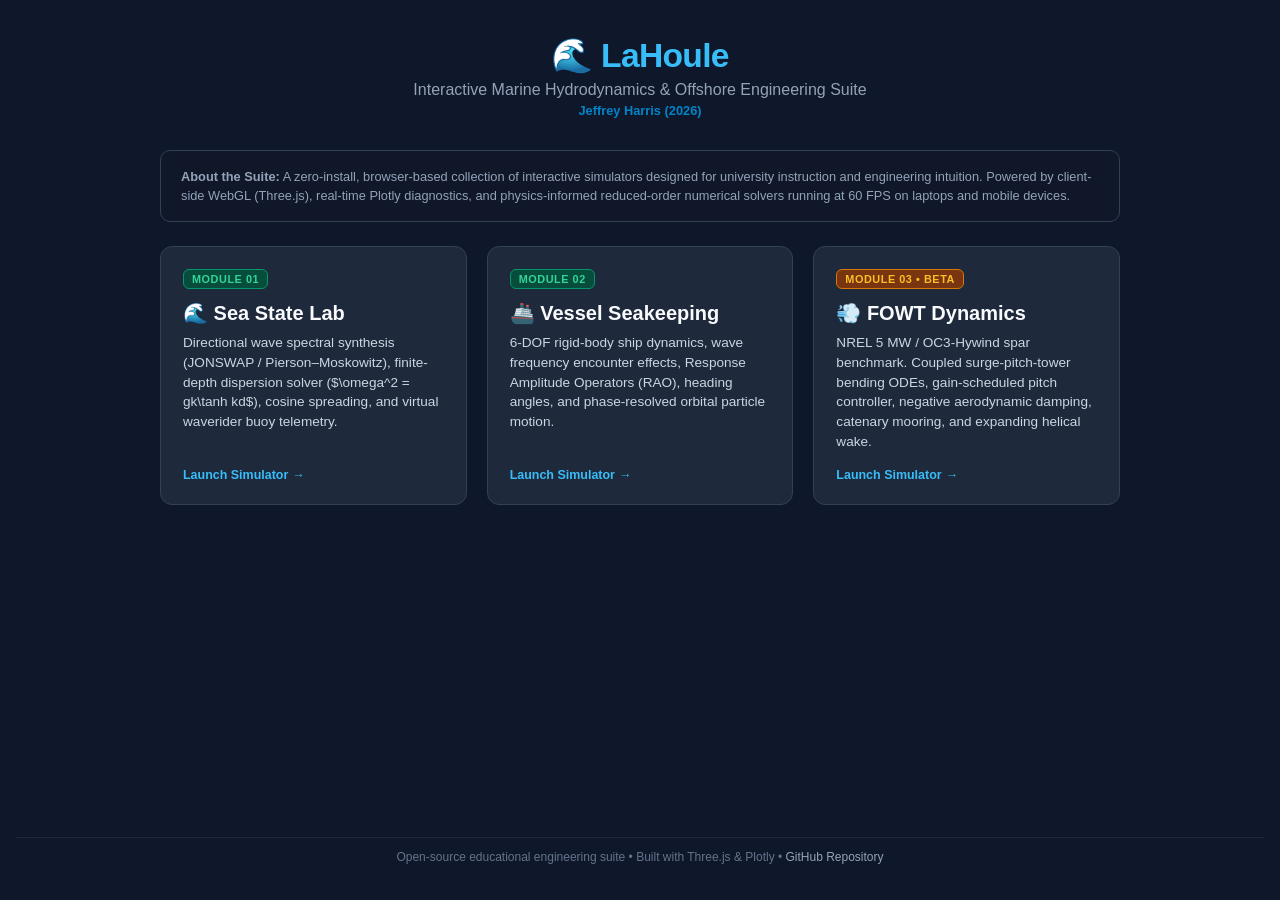
<file: index.html>
<!DOCTYPE html>
<html lang="en">
<head>
    <meta charset="UTF-8">
    <meta name="viewport" content="width=device-width, initial-scale=1.0, maximum-scale=1.0, user-scalable=no, viewport-fit=cover">
    <title>LaHoule - Interactive Marine Hydrodynamics & Offshore Engineering</title>

    <meta name="theme-color" content="#0f172a">
    <meta name="apple-mobile-web-app-capable" content="yes">

    <style>
        * {
            box-sizing: border-box;
            margin: 0;
            padding: 0;
            font-family: 'Segoe UI', -apple-system, BlinkMacSystemFont, Arial, sans-serif;
            -webkit-tap-highlight-color: transparent;
        }

        body {
            background: #0f172a;
            color: #f8fafc;
            min-height: 100vh;
            min-height: 100dvh;
            display: flex;
            flex-direction: column;
            justify-content: space-between;
            padding: 24px 16px;
        }

        .container {
            max-width: 960px;
            margin: 0 auto;
            width: 100%;
        }

        header {
            text-align: center;
            margin-bottom: 32px;
            padding-top: 12px;
        }

        .title {
            font-size: 2.1rem;
            font-weight: 800;
            color: #38bdf8;
            letter-spacing: -0.02em;
            display: flex;
            align-items: center;
            justify-content: center;
            gap: 10px;
        }

        .tagline {
            font-size: 1.0rem;
            color: #94a3b8;
            margin-top: 6px;
        }

        .attribution {
            font-size: 0.8rem;
            color: #0284c7;
            font-weight: 600;
            margin-top: 4px;
        }

        .grid {
            display: grid;
            grid-template-columns: repeat(auto-fit, minmax(280px, 1fr));
            gap: 20px;
            margin-bottom: 36px;
        }

        .module-card {
            background: #1e293b;
            border: 1px solid #334155;
            border-radius: 12px;
            padding: 22px;
            text-decoration: none;
            color: inherit;
            display: flex;
            flex-direction: column;
            justify-content: space-between;
            transition: all 0.25s cubic-bezier(0.4, 0, 0.2, 1);
            position: relative;
            overflow: hidden;
        }

        .module-card:hover {
            transform: translateY(-4px);
            border-color: #38bdf8;
            box-shadow: 0 12px 24px -10px rgba(56, 189, 248, 0.25);
            background: #243248;
        }

        .card-header {
            display: flex;
            justify-content: space-between;
            align-items: center;
            margin-bottom: 12px;
        }

        .card-tag {
            font-size: 0.68rem;
            font-weight: 700;
            text-transform: uppercase;
            padding: 3px 8px;
            border-radius: 6px;
            letter-spacing: 0.05em;
        }

        .tag-ready { background: #064e3b; color: #34d399; border: 1px solid #059669; }
        .tag-beta  { background: #78350f; color: #fbbf24; border: 1px solid #d97706; }

        .card-title {
            font-size: 1.25rem;
            font-weight: 700;
            color: #f8fafc;
            margin-bottom: 8px;
            display: flex;
            align-items: center;
            gap: 8px;
        }

        .card-desc {
            font-size: 0.85rem;
            color: #cbd5e1;
            line-height: 1.45;
            margin-bottom: 16px;
            flex-grow: 1;
        }

        .card-footer {
            font-size: 0.78rem;
            font-weight: 600;
            color: #38bdf8;
            display: flex;
            align-items: center;
            gap: 4px;
        }

        .tech-note {
            background: rgba(15, 23, 42, 0.8);
            border: 1px solid #334155;
            border-radius: 10px;
            padding: 16px 20px;
            font-size: 0.8rem;
            color: #94a3b8;
            line-height: 1.5;
            margin-bottom: 24px;
        }

        footer {
            text-align: center;
            font-size: 0.75rem;
            color: #64748b;
            padding: 12px 0;
            border-top: 1px solid #1e293b;
        }

        footer a { color: #94a3b8; text-decoration: none; }
        footer a:hover { color: #38bdf8; }

        @media (max-width: 600px) {
            .title { font-size: 1.7rem; }
            body { padding: 16px 12px; }
        }
    </style>
</head>
<body>

    <div class="container">
        <header>
            <div class="title">🌊 LaHoule</div>
            <div class="tagline">Interactive Marine Hydrodynamics & Offshore Engineering Suite</div>
            <div class="attribution">Jeffrey Harris (2026)</div>
        </header>

        <div class="tech-note">
            <strong>About the Suite:</strong> A zero-install, browser-based collection of interactive simulators designed for university instruction and engineering intuition. Powered by client-side WebGL (Three.js), real-time Plotly diagnostics, and physics-informed reduced-order numerical solvers running at 60 FPS on laptops and mobile devices.
        </div>

        <div class="grid">
            <!-- Module 01: Directional Sea State Lab -->
            <a href="seastate.html" class="module-card">
                <div>
                    <div class="card-header">
                        <span class="card-tag tag-ready">Module 01</span>
                    </div>
                    <div class="card-title">🌊 Sea State Lab</div>
                    <div class="card-desc">
                        Directional wave spectral synthesis (JONSWAP / Pierson–Moskowitz), finite-depth dispersion solver ($\omega^2 = gk\tanh kd$), cosine spreading, and virtual waverider buoy telemetry.
                    </div>
                </div>
                <div class="card-footer">
                    Launch Simulator <span>&rarr;</span>
                </div>
            </a>

            <!-- Module 02: Vessel Seakeeping -->
            <a href="ship.html" class="module-card">
                <div>
                    <div class="card-header">
                        <span class="card-tag tag-ready">Module 02</span>
                    </div>
                    <div class="card-title">🚢 Vessel Seakeeping</div>
                    <div class="card-desc">
                        6-DOF rigid-body ship dynamics, wave frequency encounter effects, Response Amplitude Operators (RAO), heading angles, and phase-resolved orbital particle motion.
                    </div>
                </div>
                <div class="card-footer">
                    Launch Simulator <span>&rarr;</span>
                </div>
            </a>

            <!-- Module 03: Floating Offshore Wind (FOWT) -->
            <a href="fowt.html" class="module-card">
                <div>
                    <div class="card-header">
                        <span class="card-tag tag-beta">Module 03 &bull; Beta</span>
                    </div>
                    <div class="card-title">💨 FOWT Dynamics</div>
                    <div class="card-desc">
                        NREL 5 MW / OC3-Hywind spar benchmark. Coupled surge-pitch-tower bending ODEs, gain-scheduled pitch controller, negative aerodynamic damping, catenary mooring, and expanding helical wake.
                    </div>
                </div>
                <div class="card-footer">
                    Launch Simulator <span>&rarr;</span>
                </div>
            </a>
        </div>
    </div>

    <footer>
        <div class="container">
            Open-source educational engineering suite &bull; Built with Three.js &amp; Plotly &bull; 
            <a href="https://github.com/jcharris/LaHoule" target="_blank" rel="noopener">GitHub Repository</a>
        </div>
    </footer>

</body>
</html>
</file>
